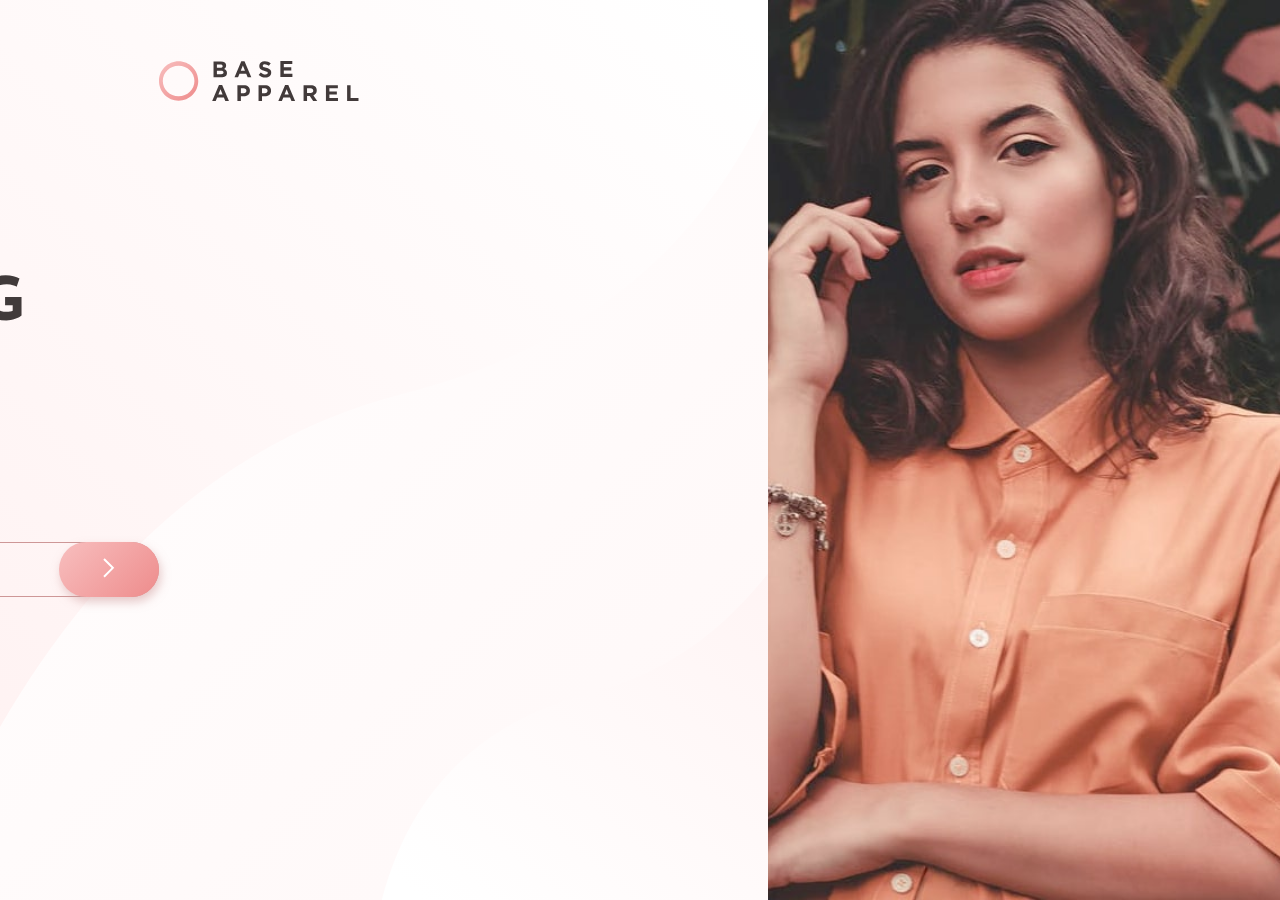
<file: base-apparel-coming-soon-master/index.html>
<!DOCTYPE html>
<html lang="en">

<head>
  <meta charset="UTF-8">
  <meta name="viewport" content="width=device-width, initial-scale=1.0">
  <!-- displays site properly based on user's device -->

  <link rel="icon" type="image/png" sizes="32x32" href="./images/favicon-32x32.png">

  <title>Frontend Mentor | Base Apparel coming soon page</title>

  <link rel="stylesheet" href="style.css">

  <script defer src="main.js"></script>
</head>

<body>
  <div class="container">
    <div class="left">
      <div class="inner-container">
        <img class="logo" src="./images/logo.svg" alt="logo" />

        <img class="bg-mobile" src="./images/hero-mobile.jpg" alt="background mobile" />
        <h1>
          <span>We're</span>
          <br />
          coming
          <br />
          soon
        </h1>

        <p>
          Hello fellow shoppers! We're currently building our new fashion
          store. Add your email below to stay up-to-date with announcements
          and our launch deals.
        </p>

        <form id="form">
          <input id="email" type="email" placeholder="Email Address" />
          <img class="error-icon" src="./images/icon-error.svg" alt="error" />
          <button>
            <img src="./images/icon-arrow.svg" alt="arrow" />
          </button>
          <small>Please provide a valid email</small>
        </form>
      </div>
    </div>

    <div class="right bg-image"></div>
  </div>

</body>

</html>
</file>
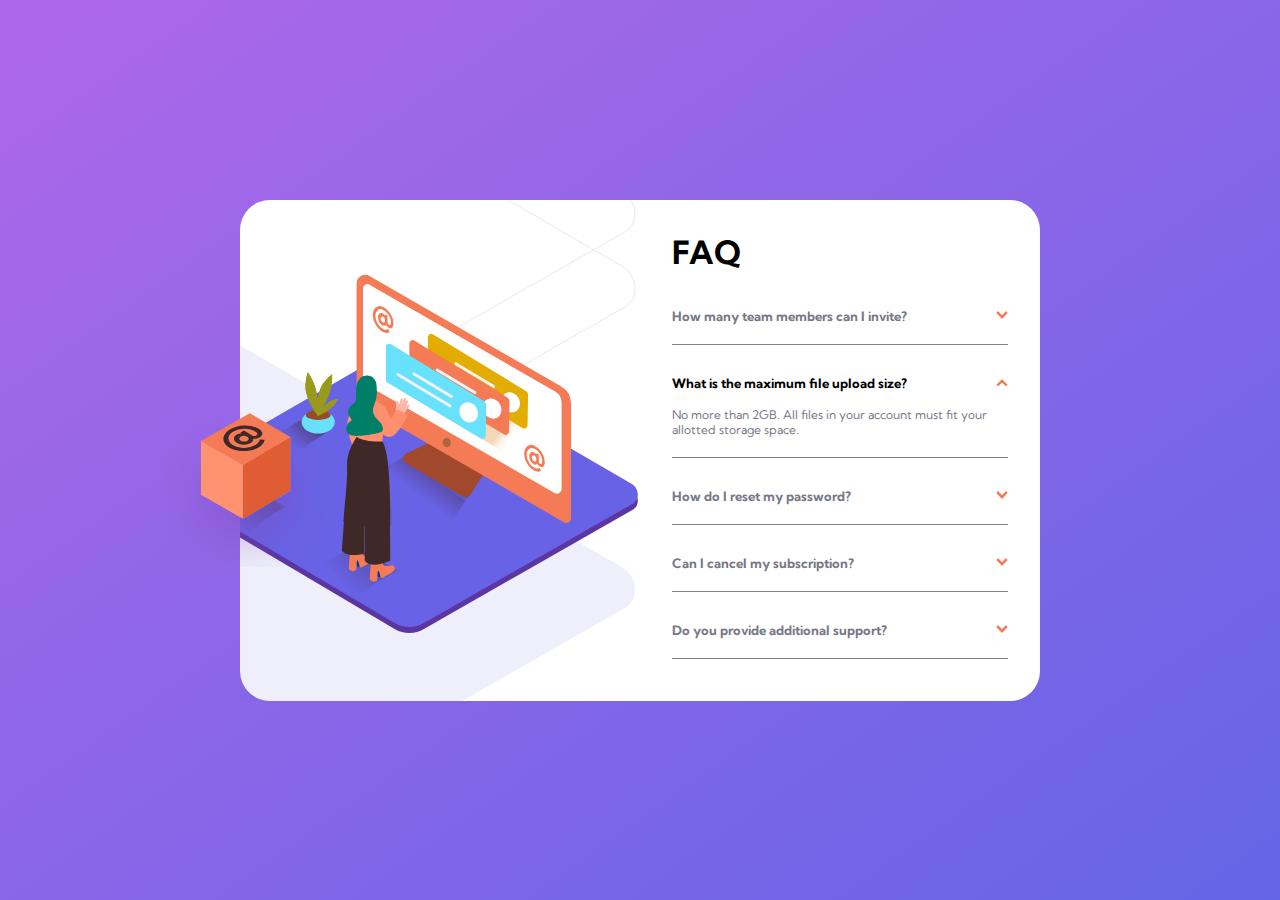
<file: faq-accordian-card/index.html>
<!DOCTYPE html>
<html lang="en">
<head>
  <meta charset="UTF-8">
  <meta name="viewport" content="width=device-width, initial-scale=1.0"> <!-- displays site properly based on user's device -->
  <link rel="stylesheet" href="./style.css" />
  <link rel="icon" type="image/png" sizes="32x32" href="./images/favicon-32x32.png">
  
  <title>Frontend Mentor | FAQ Accordion Card</title>
</head>
<body>
<main>
  <div class="main">
    <div class="image">
    </div>
    <div class="faqs">
      <h1>FAQ</h1>
      <div class="faq-items">
        <div class="faq-item">
          <button
                  id="faq-item-question-1"
                  class="question"
                  onclick="showAnswer(event)"
          >
            How many team members can I invite?
            <img
                    src="images/icon-arrow-down.svg"
                    alt="down arrow"
                    class="arrow"
            />
          </button>
          <p class="answer">
            You can invite up to 2 additional users on the Free plan. There
            is no limit on team members for the Premium plan.
          </p>
        </div>
        <div class="faq-item active">
          <button
                  id="faq-item-question-2"
                  class="question"
                  onclick="showAnswer(event)"
          >
            What is the maximum file upload size?
            <img
                    src="images/icon-arrow-down.svg"
                    alt="down arrow"
                    class="arrow"
            />
          </button>
          <p class="answer">
            No more than 2GB. All files in your account must fit your
            allotted storage space.
          </p>
        </div>
        <div class="faq-item">
          <button
                  id="faq-item-question-3"
                  class="question"
                  onclick="showAnswer(event)"
          >
            How do I reset my password?
            <img
                    src="images/icon-arrow-down.svg"
                    alt="down arrow"
                    class="arrow"
            />
          </button>
          <p class="answer">
            Click “Forgot password” from the login page or “Change password”
            from your profile page. A reset link will be emailed to you.
          </p>
        </div>
        <div class="faq-item">
          <button
                  id="faq-item-question-4"
                  class="question"
                  onclick="showAnswer(event)"
          >
            Can I cancel my subscription?
            <img
                    src="images/icon-arrow-down.svg"
                    alt="down arrow"
                    class="arrow"
            />
          </button>
          <p class="answer">
            Yes! Send us a message and we’ll process your request no
            questions asked.
          </p>
        </div>
        <div class="faq-item">
          <button
                  id="faq-item-question-5"
                  class="question"
                  onclick="showAnswer(event)"
          >
            Do you provide additional support?
            <img
                    src="images/icon-arrow-down.svg"
                    alt="down arrow"
                    class="arrow"
            />
          </button>
          <p class="answer">
            Chat and email support is available 24/7. Phone lines are open
            during normal business hours.
          </p>
        </div>
      </div>
    </div>
  </div>
</main>
<script src="./app.js"></script>
</body>
</html>
</file>
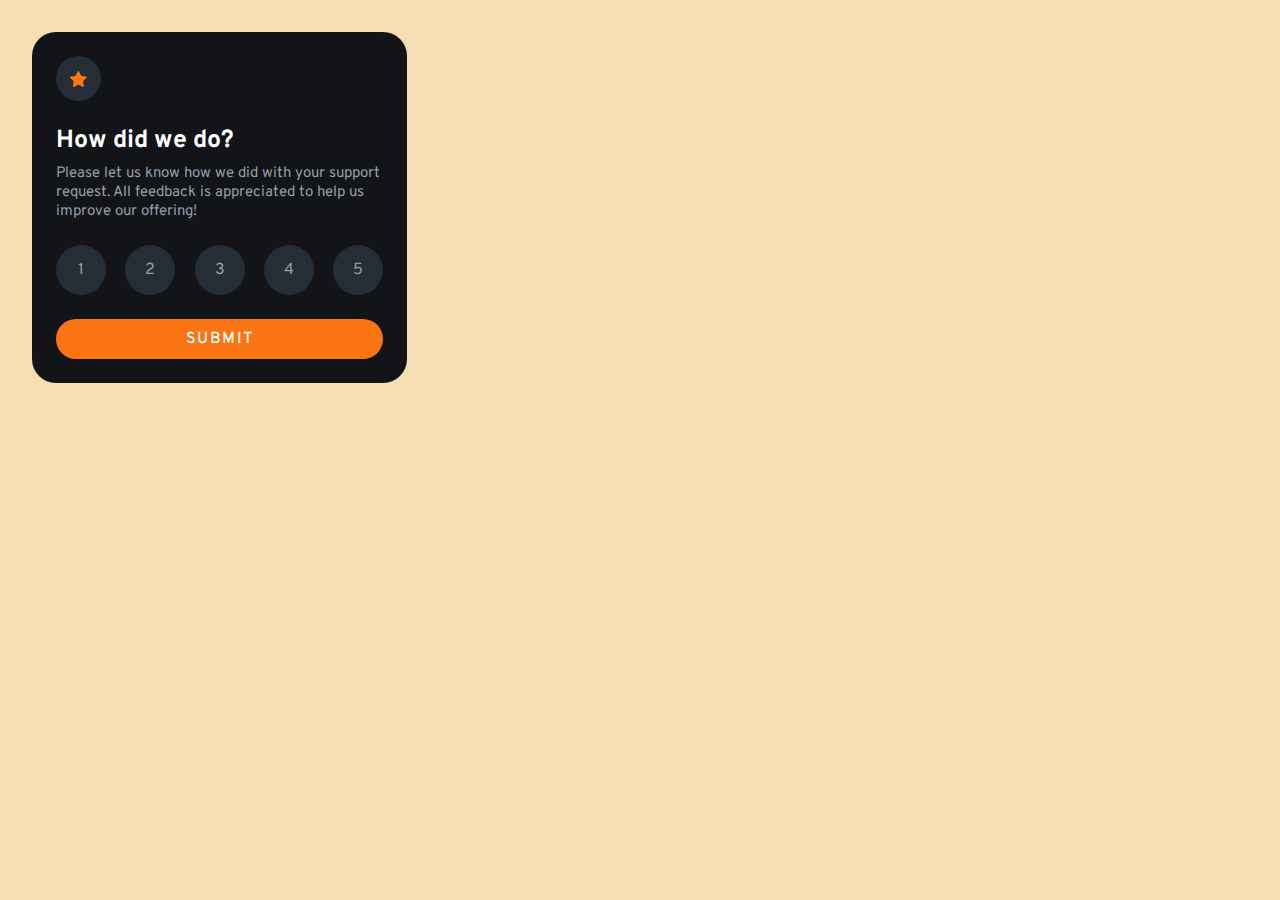
<file: Interactive rating component/index.html>
<!DOCTYPE html>
<html lang="en">

<head>
  <meta charset="UTF-8">
  <meta name="viewport" content="width=device-width, initial-scale=1.0">
  <!-- displays site properly based on user's device -->

  <link rel="icon" type="image/png" sizes="32x32" href="./images/favicon-32x32.png">

  <title>Frontend Mentor | Interactive rating component</title>

  <link rel="stylesheet" href="style.css">
</head>

<body>

  <!-- Rating state start -->
  <div class="rating">
    <div class="star">
      <img src="images/icon-star.svg" alt="">
    </div>
    <h2 class="question">How did we do?</h2>
    <p class="lorem">
      Please let us know how we did with your support request. All feedback is appreciated
      to help us improve our offering!
    </p>
    <div class="out-of-5">
      <ul>
        <li class="rate-btn">1</li>
        <li class="rate-btn">2</li>
        <li class="rate-btn">3</li>
        <li class="rate-btn">4</li>
        <li class="rate-btn">5</li>
      </ul>
    </div>
    <button class="submit" id="submit-btn">Submit</button>
  </div>

  <!-- Rating state end -->


  <!-- Thank you state start -->
  <div class="thanks hidden">
    <div class="image">
      <img src="images/illustration-thank-you.svg" alt="">
    </div>
    <h3 class="rating-line">You selected
      <span id="user-rating"></span>
      out of 5
    </h3>
    <h2 class="thank-you">Thank you!</h2>
    <p class="lorem thanks-lorem">
      We appreciate you taking the time to give a rating. If you ever need more support,
      don’t hesitate to get in touch!
    </p>
    <button class="submit" id="back-btn">Rate again</button>
  </div>

  <!-- Thank you state end -->


  <script src="main.js"></script>
</body>

</html>
</file>
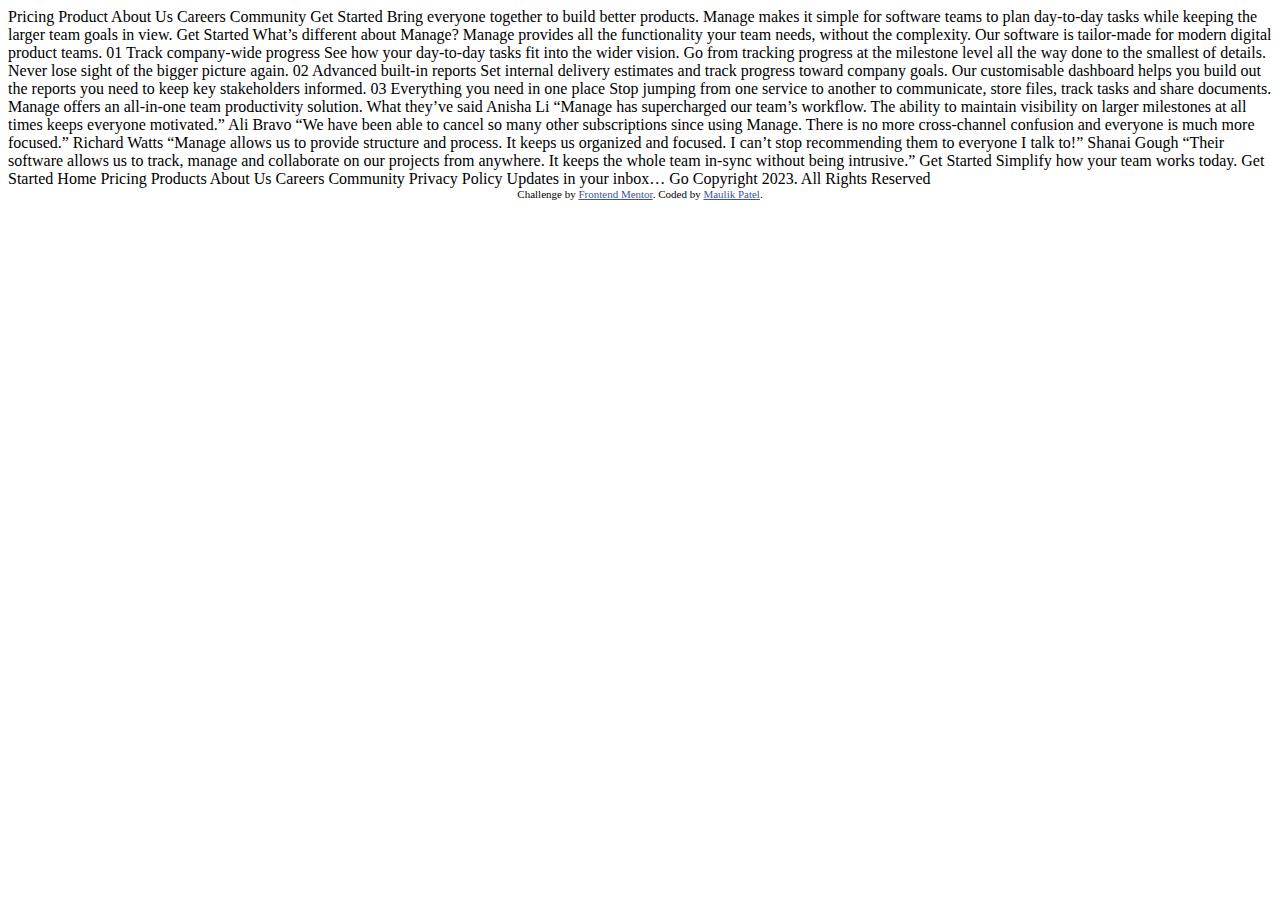
<file: manage-landing-page-master/index.html>
<!DOCTYPE html>
<html lang="en">

<head>
  <meta charset="UTF-8">
  <meta name="viewport" content="width=device-width, initial-scale=1.0">
  <!-- displays site properly based on user's device -->

  <link rel="icon" type="image/png" sizes="32x32" href="./images/favicon-32x32.png">

  <title>Frontend Mentor | Manage landing page</title>

  <!-- Feel free to remove these styles or customise in your own stylesheet 👍 -->
  <style>
    .attribution {
      font-size: 11px;
      text-align: center;
    }

    .attribution a {
      color: hsl(228, 45%, 44%);
    }
  </style>
</head>

<body>

  Pricing
  Product
  About Us
  Careers
  Community

  Get Started

  Bring everyone together to build better products.

  Manage makes it simple for software teams to plan day-to-day
  tasks while keeping the larger team goals in view.

  Get Started

  What’s different about Manage?

  Manage provides all the functionality your team needs, without
  the complexity. Our software is tailor-made for modern digital
  product teams.

  01
  Track company-wide progress
  See how your day-to-day tasks fit into the wider vision. Go from
  tracking progress at the milestone level all the way done to the
  smallest of details. Never lose sight of the bigger picture again.

  02
  Advanced built-in reports
  Set internal delivery estimates and track progress toward company
  goals. Our customisable dashboard helps you build out the reports
  you need to keep key stakeholders informed.

  03
  Everything you need in one place
  Stop jumping from one service to another to communicate, store files,
  track tasks and share documents. Manage offers an all-in-one team
  productivity solution.

  What they’ve said

  Anisha Li
  “Manage has supercharged our team’s workflow. The ability to maintain
  visibility on larger milestones at all times keeps everyone motivated.”

  Ali Bravo
  “We have been able to cancel so many other subscriptions since using
  Manage. There is no more cross-channel confusion and everyone is much
  more focused.”

  Richard Watts
  “Manage allows us to provide structure and process. It keeps us organized
  and focused. I can’t stop recommending them to everyone I talk to!”

  Shanai Gough
  “Their software allows us to track, manage and collaborate on our projects
  from anywhere. It keeps the whole team in-sync without being intrusive.”

  Get Started

  Simplify how your team works today.
  Get Started

  Home
  Pricing
  Products
  About Us
  Careers
  Community
  Privacy Policy

  Updates in your inbox…
  Go

  Copyright 2023. All Rights Reserved


  <div class="attribution">
    Challenge by <a href="https://www.frontendmentor.io?ref=challenge" target="_blank">Frontend Mentor</a>.
    Coded by <a href="#">Maulik Patel</a>.
  </div>
</body>

</html>
</file>
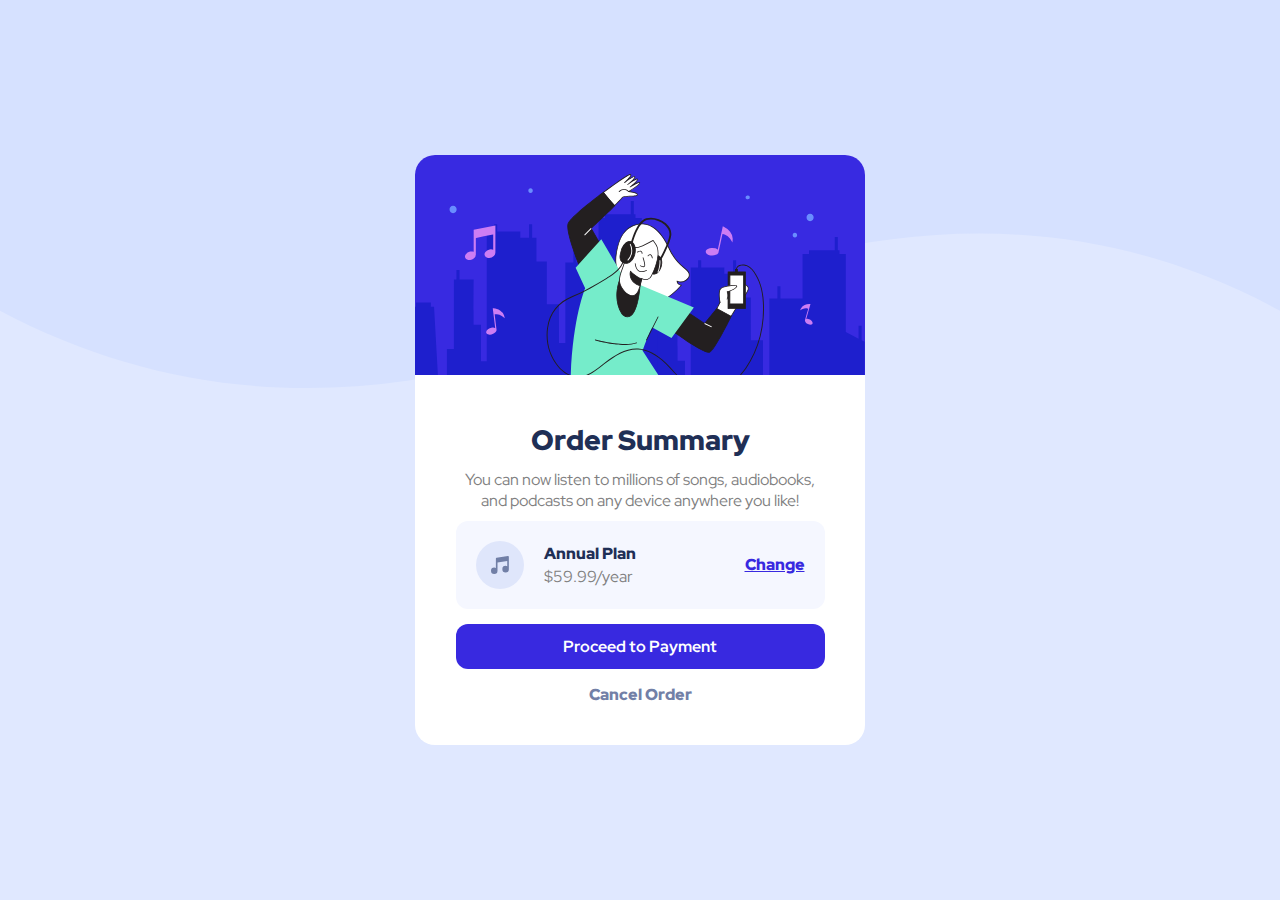
<file: order-summary-component-main/index.html>
<!DOCTYPE html>
<html lang="en">

<head>
  <meta charset="UTF-8">
  <meta name="viewport" content="width=device-width, initial-scale=1.0">
  <!-- displays site properly based on user's device -->

  <link rel="icon" type="image/png" sizes="32x32" href="./images/favicon-32x32.png">

  <title>Frontend Mentor | Order summary card</title>

  <link rel="stylesheet" href="style.css">
</head>

<body>

  <div class="container">
    <div class="image">
      <img src="images/illustration-hero.svg" alt="">
    </div>
    <div class="text-container">
      <h2 class="title">Order Summary</h2>
      <p class="sub-title">You can now listen to millions of songs, audiobooks, and podcasts on any
        device anywhere you like!</p>
      <div class="price-box">
        <div class="price-text">
          <img src="images/icon-music.svg" alt="">
          <div class="text">
            <h5>Annual Plan</h5>
            <p> $59.99/year</p>
          </div>
        </div>
        <a class="change" href="#">Change</a>
      </div>
      <a href="#" class="submit">Proceed to Payment</a>
      <a href="" class="cancel-order">Cancel Order</a>
    </div>
  </div>


</body>

</html>
</file>
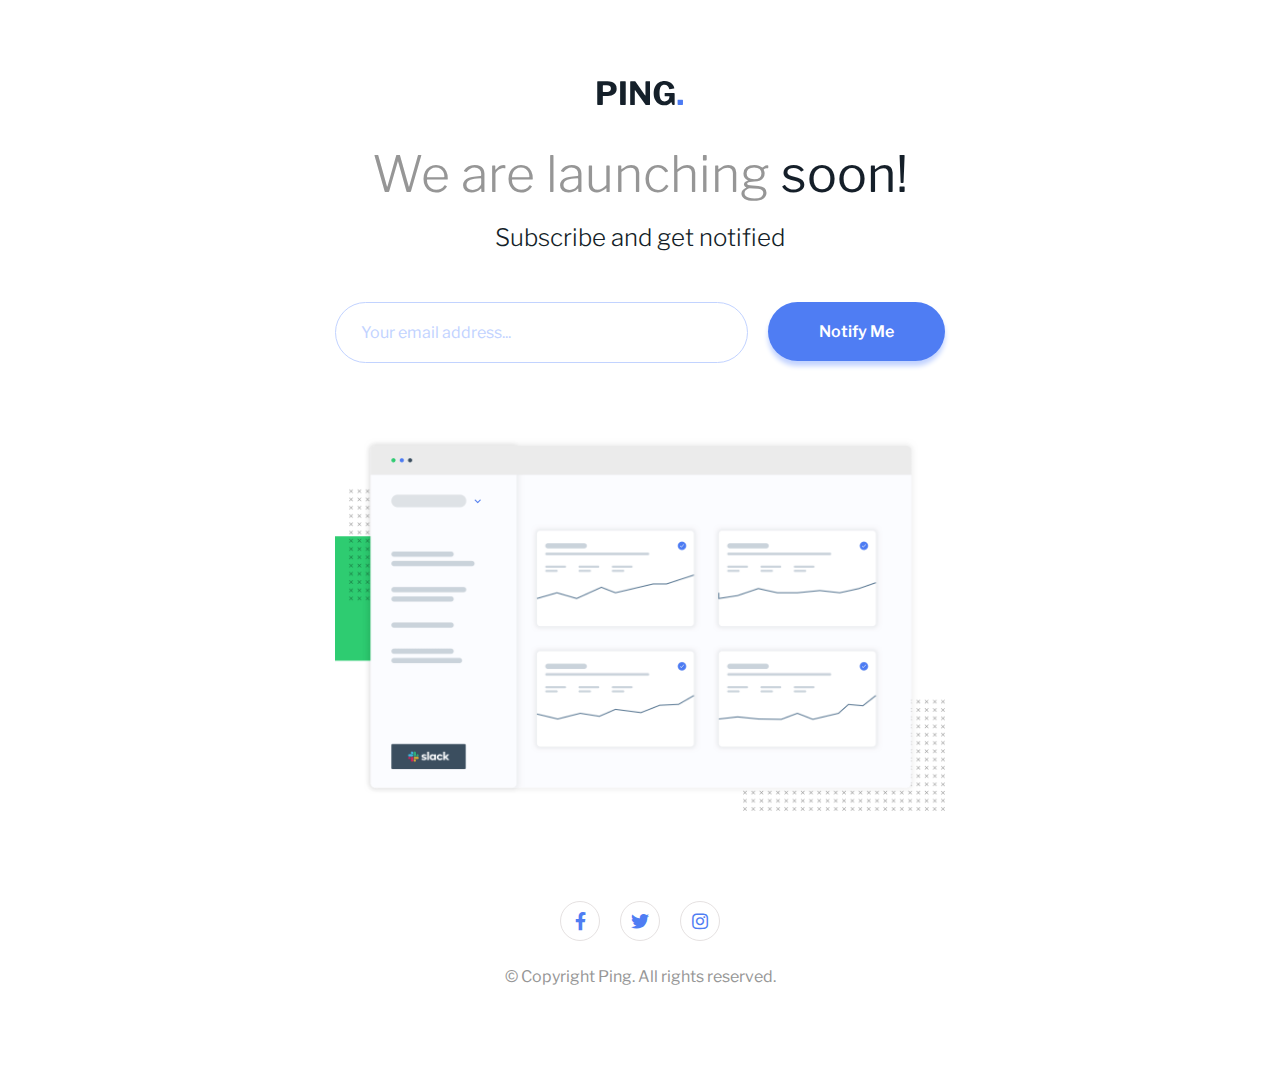
<file: ping-coming-soon-page-master/index.html>
<!DOCTYPE html>
<html lang="en">

<head>
  <meta charset="UTF-8">
  <meta name="viewport" content="width=device-width, initial-scale=1.0">
  <!-- displays site properly based on user's device -->

  <link rel="icon" type="image/png" sizes="32x32" href="./images/favicon-32x32.png">

  <title>Frontend Mentor | Ping coming soon page</title>

  <link rel="stylesheet" href="https://cdnjs.cloudflare.com/ajax/libs/font-awesome/5.12.1/css/all.min.css" />

  <link rel="stylesheet" href="style.css">

  <script src="main.js" defer></script>
</head>

<body>

  <main>
    <img src="./images/logo.svg" alt="logo" class="logo" />
    <h1>
      We are launching
      <strong>soon!</strong>
    </h1>
    <h2>Subscribe and get notified</h2>

    <form id="form">
      <div class="form-left">
        <input type="email" name="email" id="email" placeholder="Your email address..." />
        <small>Error</small>
      </div>
      <button>Notify Me</button>
    </form>

    <img src="./images/illustration-dashboard.png" alt="illustration" class="illustration" />

    <footer>
      <ul class="social-list">
        <li>
          <a href="https://facebook.com/florinpop17">
            <i class="fab fa-facebook-f"></i>
          </a>
        </li>
        <li>
          <a href="https://twitter.com/florinpop1705">
            <i class="fab fa-twitter"></i>
          </a>
        </li>
        <li>
          <a href="https://instagram.com/florinpop17">
            <i class="fab fa-instagram"></i>
          </a>
        </li>
      </ul>
      <p>
        &copy; Copyright Ping. All rights reserved.
      </p>
    </footer>
  </main>

</body>

</html>
</file>
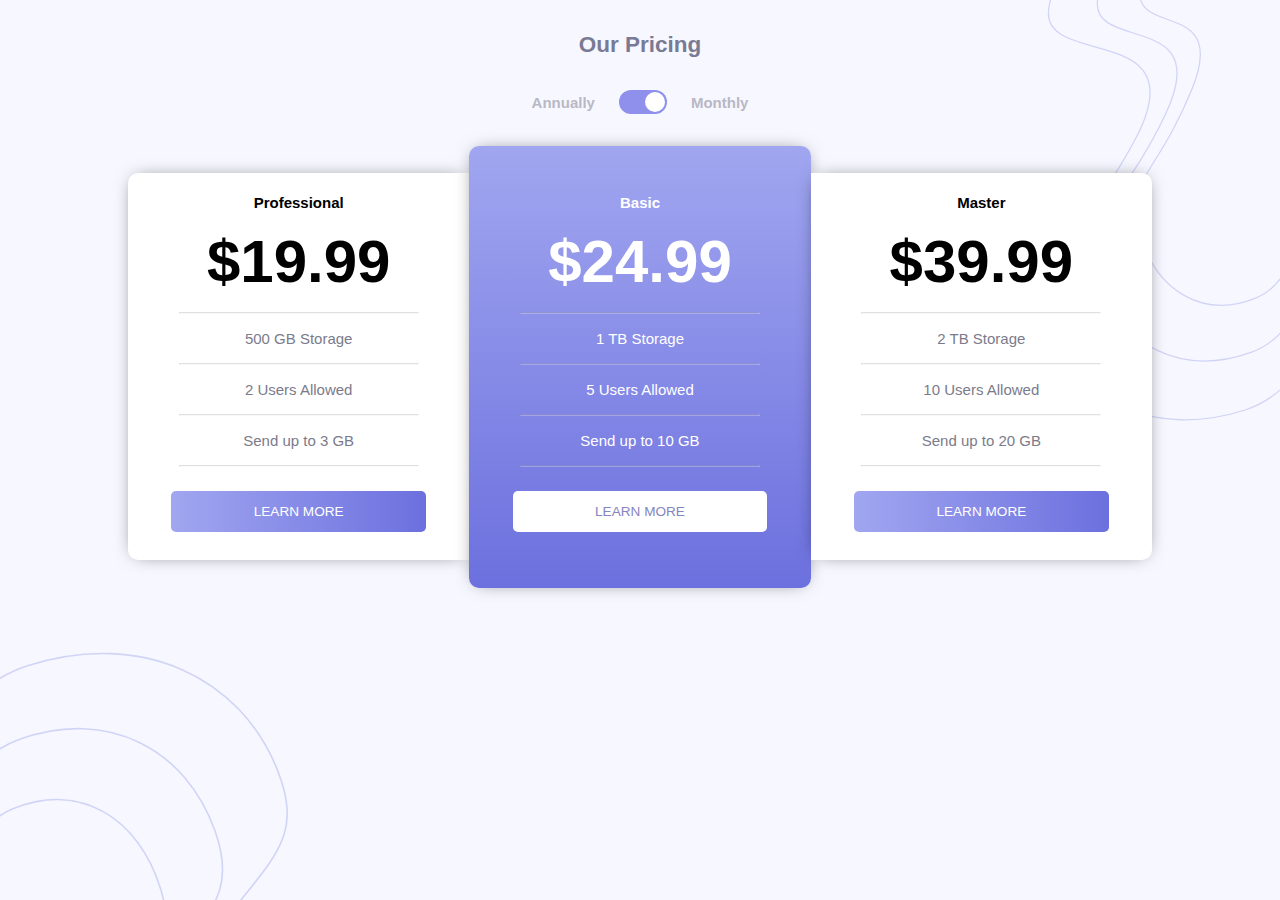
<file: pricing-component-with-toggle-master/index.html>
<!DOCTYPE html>
<html lang="en">

<head>
  <meta charset="UTF-8">
  <meta name="viewport" content="width=device-width, initial-scale=1.0">
  <!-- displays site properly based on user's device -->

  <link rel="icon" type="image/png" sizes="32x32" href="./images/favicon-32x32.png">

  <title>Frontend Mentor | [Challenge Name Here]</title>

  <link rel="stylesheet" href="style.css">

  <script defer src="main.js"></script>
</head>

<body>

  <div class="container">
    <h1>Our Pricing</h1>

    <div class="selector">
      <h2>Annually</h2>
      <div class="selector-bar">
        <div class="selector-ball"></div>
      </div>
      <h2>Monthly</h2>
    </div>

    <div class="cards">
      <div class="card-left">
        <h2>Professional</h2>
        <h3 class="monthly">&dollar;19.99</h3>
        <h4 class="yearly">&dollar;119.99</h4>
        <hr>
        <p>500 GB Storage</p>
        <hr>
        <p>2 Users Allowed</p>
        <hr>
        <p>Send up to 3 GB</p>
        <hr>
        <button>Learn More</button>
      </div>
      <div class="card-center">
        <h2>Basic</h2>
        <h3 class="monthly">&dollar;24.99</h3>
        <h4 class="yearly">&dollar;249.99</h4>
        <hr>
        <p>1 TB Storage</p>
        <hr>
        <p>5 Users Allowed</p>
        <hr>
        <p>Send up to 10 GB</p>
        <hr>
        <button>Learn More</button>
      </div>
      <div class="card-right">
        <h2>Master</h2>
        <h3 class="monthly">&dollar;39.99</h3>
        <h4 class="yearly">&dollar;399.99</h4>
        <hr>
        <p>2 TB Storage</p>
        <hr>
        <p>10 Users Allowed</p>
        <hr>
        <p>Send up to 20 GB</p>
        <hr>
        <button>Learn More</button>
      </div>
    </div>
  </div>
</body>

</html>
</file>
<file: base-apparel-coming-soon-master/style.css>
@import url('https://fonts.googleapis.com/css?family=Josefin+Sans:200,400,600&display=swap');

* {
    box-sizing: border-box;
}

body {
    background-image: linear-gradient(135deg,
            hsl(0, 0%, 100%),
            hsl(0, 100%, 98%));
    font-family: 'Josefin Sans', sans-serif;
    margin: 0;
}

.container {
    display: flex;
    min-height: 100vh;
}


.left {
    background-image: url('./images/bg-pattern-desktop.svg');
    background-size: cover;
    background-position: center center;
    padding: 0 40px 40px;
    width: 60%;
}

.inner-container {
    max-width: 450px;
    margin: auto;
}

.right {
    width: 40%;
}

.bg-image {
    background-image: url('./images/hero-desktop.jpg');
    background-size: cover;
    background-position: center center;
}

.logo {
    margin: 60px 0;
    width: 200px;
}

.bg-mobile {
    display: none;
}

h1 {
    color: hsl(0, 6%, 24%);
    font-size: 60px;
    letter-spacing: 10px;
    line-height: 1.1;
    margin-bottom: 0;
    transform: translateX(-100%);
    text-transform: uppercase;
    animation: comeinleft 0.5s ease forwards;
}

h1 span {
    color: hsl(0, 36%, 70%);
    font-weight: 200;
}

p {
    color: hsl(0, 36%, 70%);
    line-height: 26px;
    margin: 30px 0;
    transform: translateX(100%);
    opacity: 0;
    animation: comeinright 0.5s ease forwards;
}

form {
    position: relative;
    transform: translateX(-100%);
    animation: comeinleft 0.5s ease forwards;
}

input {
    background-color: transparent;
    border: 1px solid hsl(0, 36%, 70%);
    border-radius: 50px;
    font-size: 16px;
    padding: 15px 30px;
    height: 55px;
    width: 100%;
}

input:focus {
    border-width: 2px;
    box-shadow: 0px 0px 10px hsla(0, 36%, 70%, 0.5);
    outline: none;
}

input::placeholder {
    color: hsl(0, 36%, 70%);
}

form.error input {
    border: 2px solid hsl(0, 93%, 68%);
}


button {
    background-image: linear-gradient(135deg, hsl(0, 80%, 86%), hsl(0, 74%, 74%));
    box-shadow: 2px 5px 10px hsla(0, 36%, 70%, 0.5);
    border: none;
    border-radius: 50px;
    cursor: pointer;
    padding: 15px;
    position: absolute;
    top: 0;
    right: 0;
    transition: opacity 0.2s ease;
    height: 55px;
    width: 100px;
}

button:hover {
    opacity: 0.6;
}

.error-icon {
    display: none;
    position: absolute;
    top: 15px;
    right: 110px;
}

form.error .error-icon {
    display: block;
}

small {
    color: hsl(0, 93%, 68%);
    display: none;
    margin-top: 15px;
    margin-left: 30px;
}

form.error small {
    display: block;
}


/* Animations */
@keyframes comeinleft {
    to {
        transform: translateX(0);
    }
}

@keyframes comeinright {
    to {
        opacity: 1;
        transform: translateX(0);
    }
}

@media screen and (max-width: 600px) {
    .logo {
        margin: 30px 0;
        width: 100px;
    }

    .bg-mobile {
        display: block;
        margin-left: -40px;
        margin-right: -40px;
        width: calc(100% + 80px);
    }

    h1 {
        font-size: 40px;
    }

    .left {
        width: 100%;
    }

    .right {
        display: none;
    }
}
</file>
<file: faq-accordian-card/style.css>
@import url('https://fonts.googleapis.com/css2?family=Kumbh+Sans:wght@400;700&display=swap');

/*
GENERAL STYLES
*/

:root {
    --Very-dark-grayish-blue: hsl(237, 12%, 33%);
    --Dark-grayish-blue: hsl(240, 6%, 50%);
    --Light-grayish-blue: hsl(240, 5%, 91%);
    --Soft-violet: hsl(273, 75%, 66%);
    --Soft-blue: hsl(240, 73%, 65%);
    --Very-dark-desaturated-blue: hsl(238, 29%, 16%);
    --Soft-red: hsl(14, 88%, 65%);
}

/*
RESET STYLES
*/
* {
    margin: 0;
    padding: 0;
    box-sizing: border-box;
    font-family: 'Kumbh Sans', sans-serif;
}

/*
HANDLE PROJECT BACKGROUND STYLES
*/
main {
    background-image: linear-gradient(
            to bottom right,
            hsl(273, 75%, 66%),
            hsl(240, 73%, 65%)
    );
    background-repeat: no-repeat;
    width: 100%;
    display: grid;
    place-items: center;
    min-height: 100vh;
    align-content: center;
    padding: 2rem;
}

.main {
    background-color: white;
    border-radius: 30px;
    height: 100%;
    width: min(100%, 50rem);
}

/*
FAQs SECTION OF CARD
*/
.faqs {
    padding: 2rem;
    width: 50%;
    float: right;
    height: 100%;
}

/*
IMAGE SECTION OF CARD
*/
.image {
    width: 50%;
    position: relative;
    height: inherit;
    float: left;
    background: url('images/illustration-woman-online-desktop.svg') bottom 68px left -74px no-repeat,
    url('images/bg-pattern-desktop.svg') bottom -159px left -570px no-repeat;
}

.image::before {
    content: "";
    position: absolute;
    bottom: 134px;
    left: -90px;
    background: url('images/illustration-box-desktop.svg') no-repeat;
    width: 191px;
    height: 156px;
}

button {
    width: 100%;
    background-color: transparent;
    border: none;
    display: flex;
    justify-content: space-between;
    cursor: pointer;
}

button:hover {
    transition: all 0.3s ease-in-out;
    color: hsl(14, 88%, 65%);
}

.answer {
    padding-top: 1rem;
    color: hsl(240, 6%, 50%);
    font-size: 12px;
    display: none;
    opacity: 0;
    transition: all 0.3s ease-in-out;
}

.arrow {
    transition: transform 0.3s ease-in-out;
    align-self: center;
    object-fit: contain;
    width: 0.75rem;
    margin-left: 0.75rem;
    user-select: none;
    pointer-events: none;
}


.faqs h1 {
    margin-bottom: 1rem;
}

.faq-item {
    padding: 20px 0;
    border-bottom: 1px solid gray;
    margin-bottom: 10px;
}

.faq-item.active .answer {
    display: block !important;
    opacity: 1 !important;
}

.faq-item.active .question {
    color: black;
}

.faq-item.active .arrow {
    transform: rotate(180deg);
}

.faq-item button {
    outline: none;
}

.question {
    font-size: 13px;
    font-weight: bold;
    color: var(--Dark-grayish-blue);
}

/*
MEDIA QUERY
MOBILE VIEW STYLES
*/
@media (max-width: 50rem) {
    .image {
        display: none;
    }

    .faqs {
        width: 100%;
    }
}
</file>
<file: Interactive rating component/style.css>
@import url('https://fonts.googleapis.com/css2?family=Overpass:wght@400;700&display=swap');

* {
    margin: 0;
    padding: 0;
    box-sizing: border-box;
    font-family: 'Overpass', sans-serif;
}

body {
    background-color: wheat;
    padding: 2rem;
}


.rating {
    width: 375px;
    background-color: hsl(216, 12%, 8%);
    border-radius: 1.5rem;
    padding: 1.5rem;
}

.hidden {
    display: none;
}

.star {
    background-color: hsl(213, 19%, 18%);
    height: 45px;
    width: 45px;
    display: flex;
    justify-content: center;
    align-items: center;
    border-radius: 50%;
}

.question {
    color: white;
    font-weight: 700;
    margin-top: 1.5rem;
    font-size: 1.55rem;
}

.lorem {
    margin-top: .5rem;
    color: hsl(217, 12%, 63%);
    font-size: 15px;
}

.out-of-5 ul {
    display: flex;
    justify-content: space-between;
    margin: 1.5rem 0;
}

.out-of-5 ul li {
    list-style-type: none;
    background-color: hsl(213, 19%, 18%);
    height: 50px;
    width: 50px;
    display: flex;
    justify-content: center;
    align-items: center;
    border-radius: 50%;
    font-size: 1rem;
    cursor: pointer;
    transition: all .1s;
    color: hsl(217, 12%, 63%);
}

.out-of-5 ul li:hover {
    background-color: hsl(25, 97%, 53%);
    color: #fff;
}

.out-of-5 ul li:focus {
    background-color: hsl(217, 12%, 63%);
}

.submit {
    width: 100%;
    padding: 10px 0;
    text-transform: uppercase;
    background-color: hsl(25, 97%, 53%);
    outline: none;
    border: none;
    border-radius: 1.5rem;
    font-size: 1rem;
    font-weight: 500;
    color: #fff;
    letter-spacing: 1.5px;
    cursor: pointer;
    transition: all .1s;
}

.submit:hover {
    background-color: #fff;
    color: hsl(25, 97%, 53%);
}

.thanks {
    /* display: none; */
    width: 375px;
    background-color: hsl(216, 12%, 8%);
    border-radius: 1.5rem;
    padding: 1.5rem;
}

.image {
    display: flex;
    align-items: center;
    justify-content: center;
    padding: 1rem 0;
}

.rating-line {
    background-color: hsl(213, 19%, 18%);
    color: hsl(25, 97%, 53%);
    font-size: .9rem;
    font-weight: 500;
    text-align: center;
    width: fit-content;
    margin: 1rem auto;
    padding: 10px 20px;
    border-radius: 50px;
}

.thank-you {
    text-align: center;
    color: #fff;
    margin-top: 2rem;
}

.thanks-lorem {
    text-align: center;
    font-size: .9rem;
}
</file>
<file: order-summary-component-main/style.css>
@import url('https://fonts.googleapis.com/css2?family=Red+Hat+Display:wght@500;700;900&display=swap');

*{
    padding: 0;margin: 0;
    box-sizing: border-box;
}

body{
    font-family: 'Red Hat Display', sans-serif;
    background-image: url(images/pattern-background-desktop.svg);
    background-size: contain;
    background-repeat: no-repeat;
    min-height: 100vh;
    background-color: hsl(225, 100%, 94%);
    position: relative;
}

.container{
    position: absolute;
    top: 50%;
    left: 50%;
    transform: translate(-50%, -50%);
    max-width: 450px;
    background: white;
    border-radius: 20px;
    overflow: hidden;
    max-height: 95%;
}

.text-container{
    padding: 9%;
    text-align: center;
}

.title{
    color: hsl(223, 47%, 23%);
    font-weight: 900;
    font-size: 28px;
    margin-bottom: 10px;
}

.sub-title{
    font-size: 16px;
    color: gray;
    margin-bottom: 10px;
}

.price-box{
    background: hsl(225, 100%, 98%);
    border-radius: 12px;
    display: flex;
    justify-content: space-between;
    padding: 20px;
    align-items: center;
}

.price-text{
    display: flex;
    align-items: center;
    text-align: left;
}

.text{
    margin-left: 20px;
}

.text h5{
    font-weight: 900;
    font-size: 16px;
    color:  hsl(223, 47%, 23%);
    margin-bottom: 2px;
}
.text p{
    color: gray;
}

.change{
    color: hsl(245, 75%, 52%);
    font-weight: 900;
}

.submit{
    display: block;
    text-decoration: none;
    background-color: hsl(245, 75%, 52%);
    color: white;
    padding: 12px 0;
    font-weight: 700;
    border-radius: 12px;
    margin: 15px 0;
}

.cancel-order{
    color: hsl(224, 23%, 55%);
    text-decoration: none;
    font-weight: 900;
}
</file>
<file: ping-coming-soon-page-master/style.css>
@import url('https://fonts.googleapis.com/css?family=Libre+Franklin:300,600,700&display=swap');

* {
    box-sizing: border-box;
}

body {
    font-family: 'Libre Franklin', sans-serif;
}

main {
    max-width: 650px;
    margin: 60px auto;
    padding: 20px;
    text-align: center;
}

h1 {
    color: hsl(0, 0%, 59%);
    font-weight: 300;
    font-size: 50px;
    margin-bottom: 10px;
}

h1 strong {
    color: hsl(209, 33%, 12%);
}

h2 {
    color: hsl(209, 33%, 12%);
    font-weight: 300;
}

form {
    display: flex;
    align-items: flex-start;
    margin-top: 50px;
    text-align: left;
}

.form-left {
    flex: 0.7;
}

input {
    border: 1px solid hsl(223, 100%, 88%);
    border-radius: 50px;
    font-family: 'Libre Franklin', sans-serif;
    font-size: 16px;
    padding: 20px 25px;
    margin-bottom: 15px;
    width: 100%;
}

input::placeholder {
    color: hsl(223, 100%, 88%);
}

input.error {
    border-color: hsl(354, 100%, 66%);
}

input.error::placeholder {
    color: hsl(354, 100%, 66%);
}

form small {
    color: hsl(354, 100%, 66%);
    display: none;
    font-style: italic;
    z-index: 100;
    margin: 0 20px 40px;
}

button {
    background-color: hsl(223, 87%, 63%);
    border: none;
    border-radius: 50px;
    box-shadow: 0 5px 5px hsl(223, 100%, 88%);
    color: #fff;
    cursor: pointer;
    font-family: 'Libre Franklin', sans-serif;
    font-size: 16px;
    font-weight: 600;
    padding: 20px 0;
    margin-left: 20px;
    flex: 0.3;
}

button:hover {
    opacity: 0.8;
}

.illustration {
    max-width: 100%;
    margin: 60px 0;
}

.social-list {
    display: flex;
    align-items: center;
    justify-content: center;
    padding: 0;
    list-style-type: none;
}

.social-list li {
    margin: 10px;
}

.social-list li a {
    border: 1px solid hsl(0, 7%, 89%);
    border-radius: 50%;
    color: hsl(223, 87%, 63%);
    display: inline-flex;
    align-items: center;
    justify-content: center;
    font-size: 18px;
    height: 40px;
    width: 40px;
    text-decoration: none;
}

.social-list li a:hover {
    background-color: hsl(223, 87%, 63%);
    border-color: hsl(223, 87%, 63%);
    color: #fff;
}

footer p {
    color: hsl(0, 0%, 59%);
}

@media screen and (max-width: 650px) {
    form {
        flex-direction: column;
        text-align: center;
    }

    .form-left {
        width: 100%;
    }

    button {
        margin-left: 0;
        width: 100%;
    }
}
</file>
<file: pricing-component-with-toggle-master/style.css>
*{
    margin: 0;padding: 0;
    box-sizing: border-box;
}

html{
    width: 100%;
    height: 100%;
}

body{
    width: 100%;
    height: 100%;
    padding: 0;margin: 0;
}

.container{
    width: 100%;height: 100%;
    font-size: 15px;
    font-family: sans-serif;
    background-color: rgba(247,247,255,255);
    background-image: url(images/bg-bottom.svg), url(images/bg-top.svg);
    background-repeat: no-repeat, no-repeat;
    background-position: 0% 100%, 100% 0%;
    background-size: 18rem, 15rem;
}

h1{
    text-align: center;
    padding: 2rem 0;
    font-size: 1.5em;
    color: rgba(121,122,148,255);
}

h2{
    font-size: 1em;
}

h3{
    font-size: 4em;
    padding: 1rem 3rem;
}

h4{
    font-size: 4em;
    padding: 1rem 3rem;
    display: none;
}

p{
    font-size: 1em;
}

.selector{
    display: flex;
    color: rgba(185,184,197,255);
    justify-content: center;
    align-items: center;
}

.selector-bar{
    margin: 0 1.5rem;
    padding: 0.1rem;
    background-color: rgba(142,144,235,255);
    width: 3rem;
    height: 1.5rem;
    border-radius: 15px;
    display: flex;
    justify-content: flex-end;
    align-items: center;
    cursor: pointer;
}

.selector-ball{
    width: 1.3rem;
    height: 1.3rem;
    background-color: white;
    border-radius: 50%;
    transition-duration: 5000;
}

.selector-bar:hover{
    opacity: 0.6;
}

.cards{
    display: flex;
    width: 80%;
    margin: 2rem auto;
    align-items: center;
    justify-content: center;
    text-align: center;
}

.card-left, .card-center, .card-right{
    padding: 1.3rem;
    width: 100%;
    background-color: white;
    box-shadow: 0px 0px 19px -8px rgba(0, 0, 0, 0.75);
}

.card-center{
    padding: 3rem 1.3rem;
    width: 100%;
    background: linear-gradient(rgba(161,166,240,255),rgba(108,112,222,255) );
    color: white;
    border-radius: 10px;
}

.card-center p, .card-left p, .card-right p{
    padding: 1rem 0;
}

.card-left p, .card-right p{
    color: rgba(123,123,139,255);
}

.card-left{
    border-bottom-left-radius: 10px;
    border-top-left-radius: 10px;
}
.card-right{
    border-bottom-right-radius: 10px;
    border-top-right-radius: 10px;
}

.cards hr{
    width: 80%;
    margin: auto;
    opacity: 0.3;
}

button{
    width: 85%;
    font-size: 0.85rem;
    padding: 0.8rem;
    margin: 1.5rem auto 0.5rem auto;
    cursor: pointer;
    transition-duration: 3000;
    color: white;
    background: linear-gradient(to right, rgba(161,166,240,255),rgba(108,112,222,255)  );
    border: none;
    border-radius: 5px;
    text-transform: uppercase;
}

.card-center button{
    color: rgba(133,133,191,255);
    background: white;
}

.card-center button:hover{
    color: white;
    background: transparent;
    border: 1px solid white;
}

.card-left button:hover, .card-right button:hover{
    color: rgba(111,115,223,255);
    background: transparent;
    border: 1px solid rgba(111,115,223,255);
}

/* brekpoints */

@media only screen and (max-width : 760px){
    .cards{
        flex-direction: column;
    }
    .card-left, .card-center, .card-right{
        margin: 1rem;
        border-radius: 10px;
        width: 80%;
    }
}
</file>
